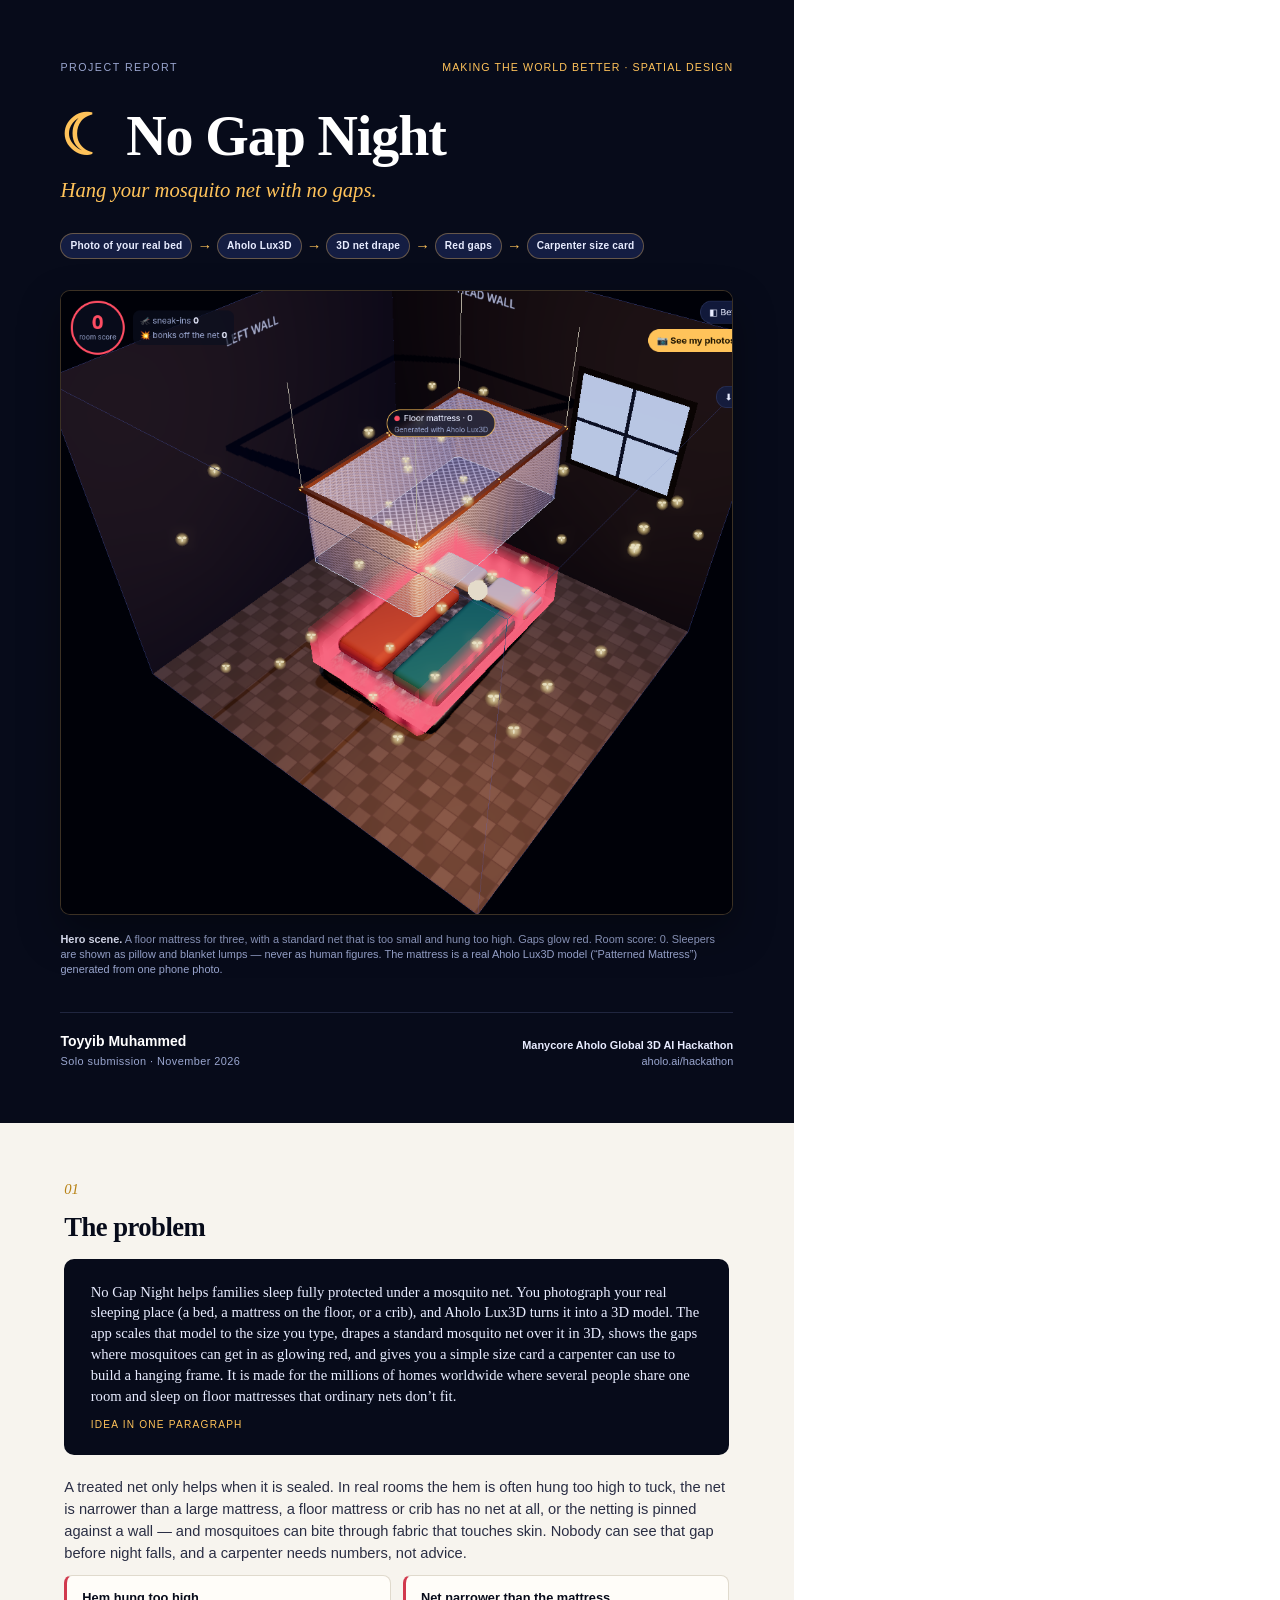
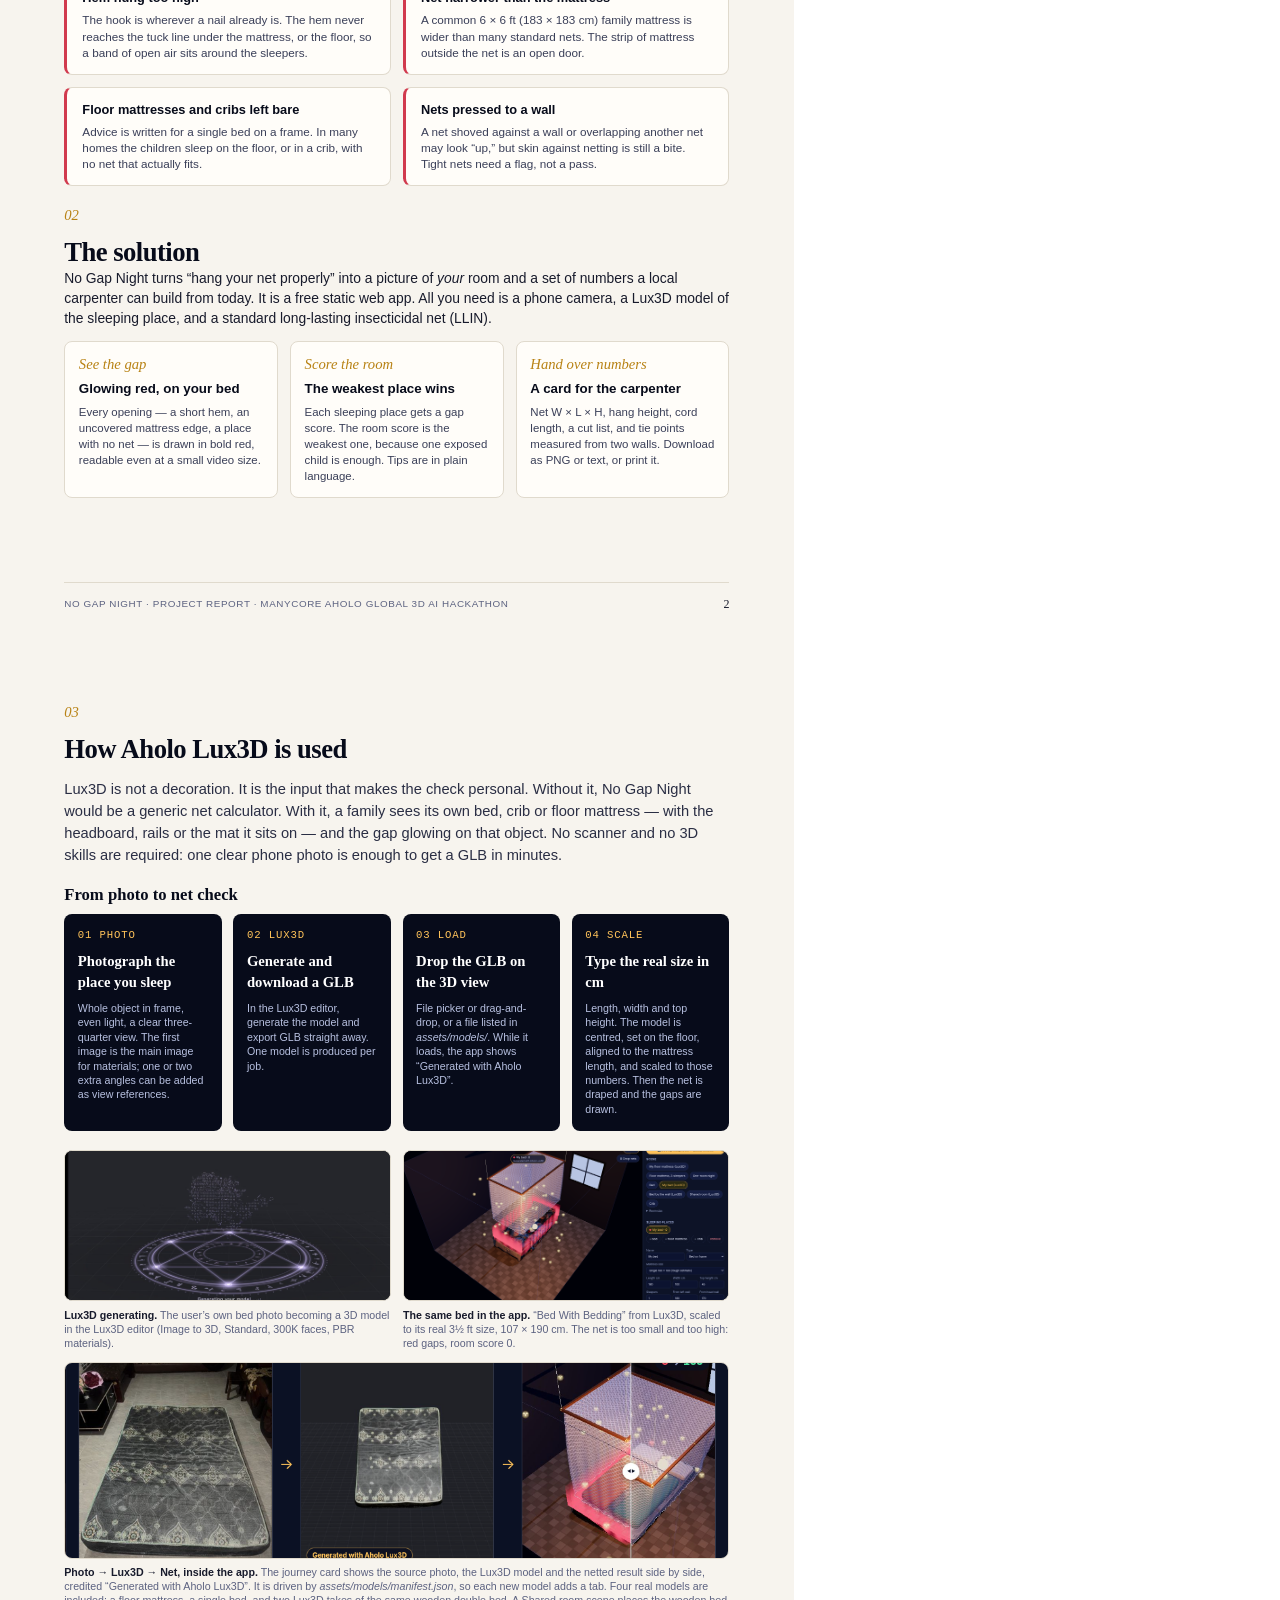
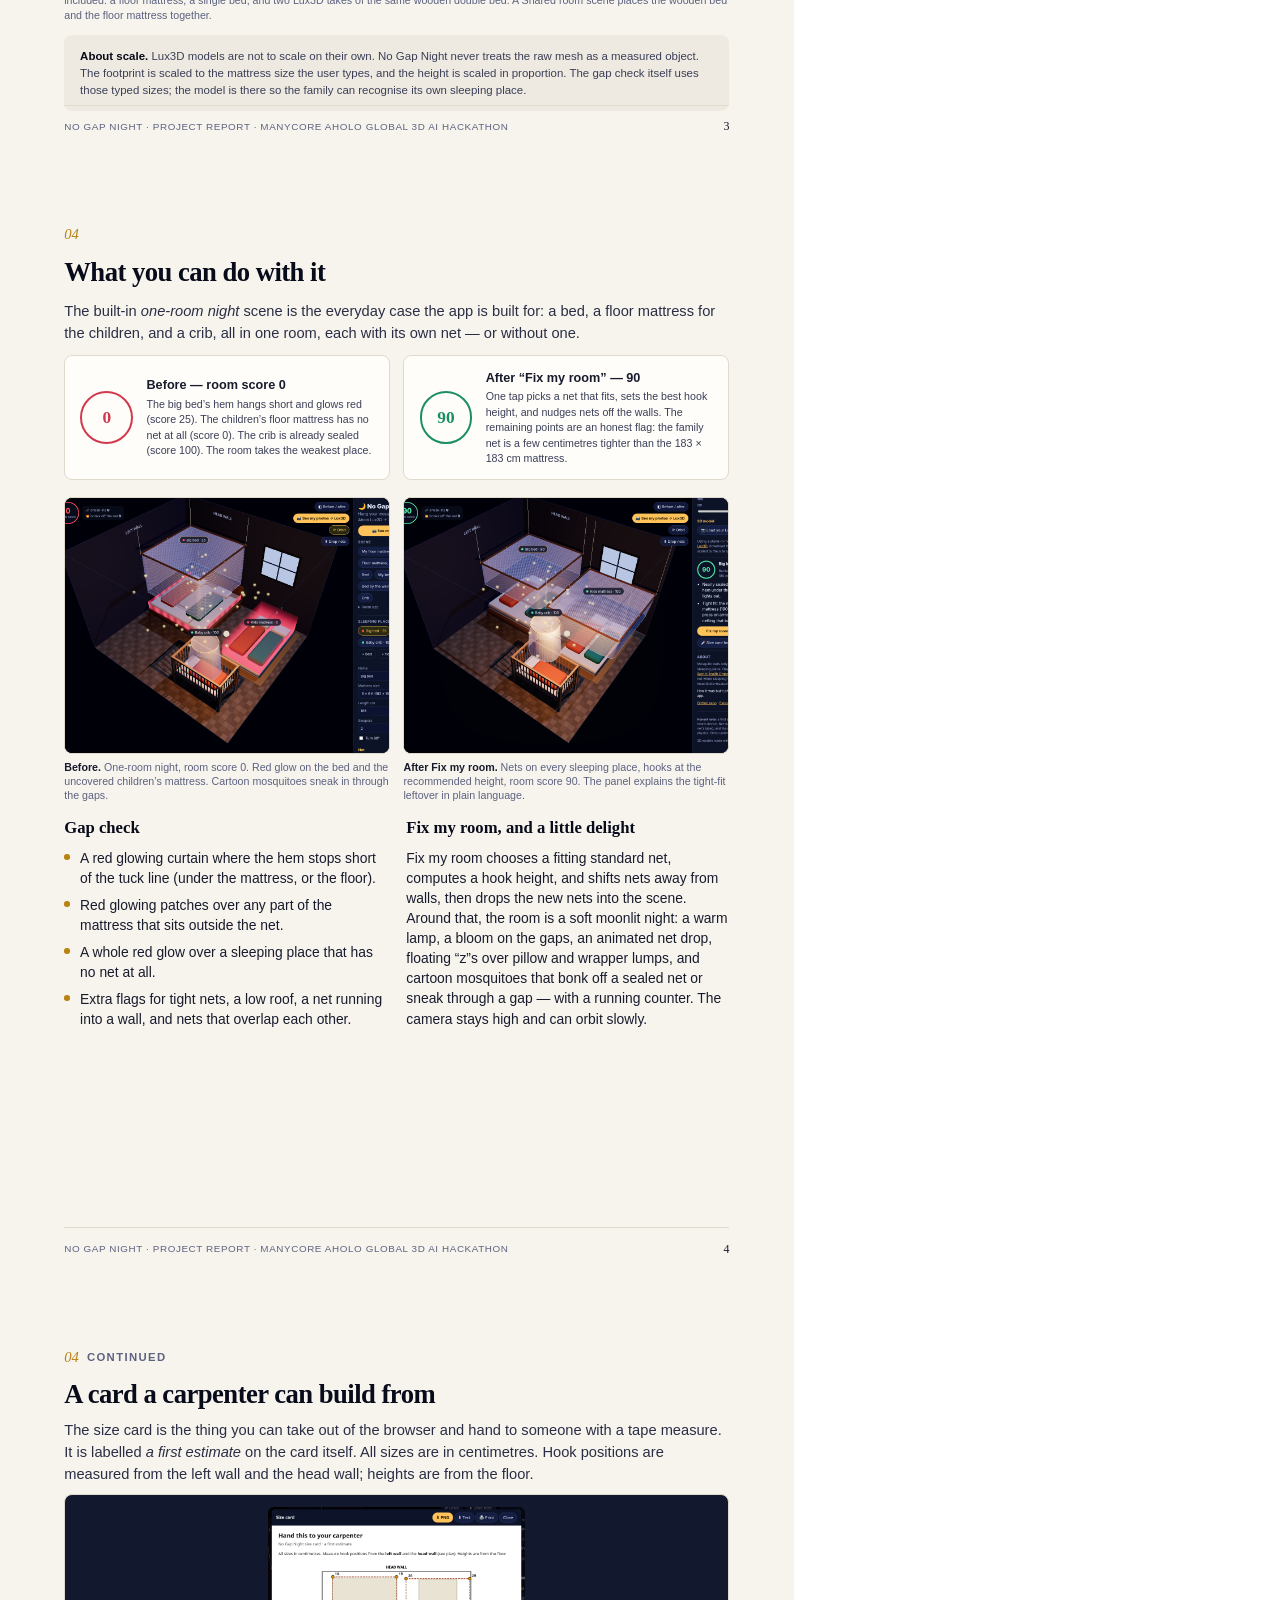
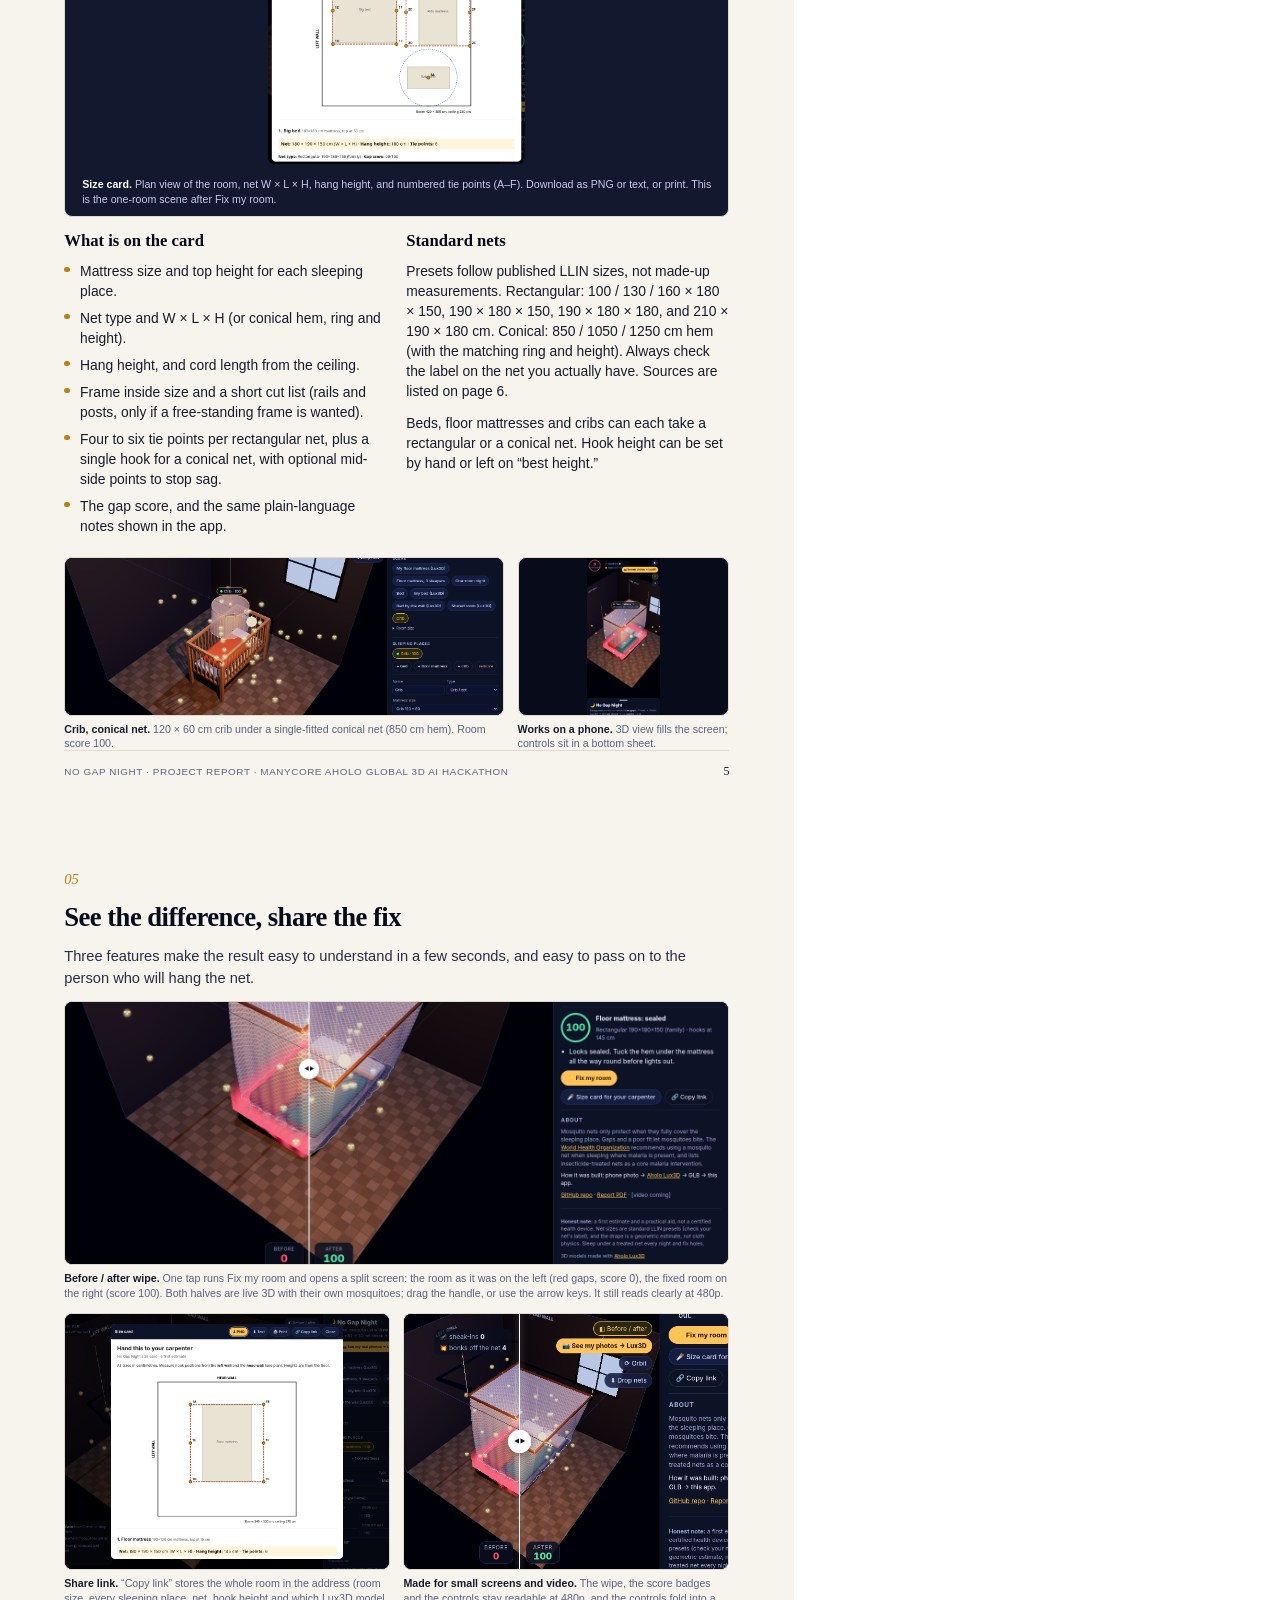
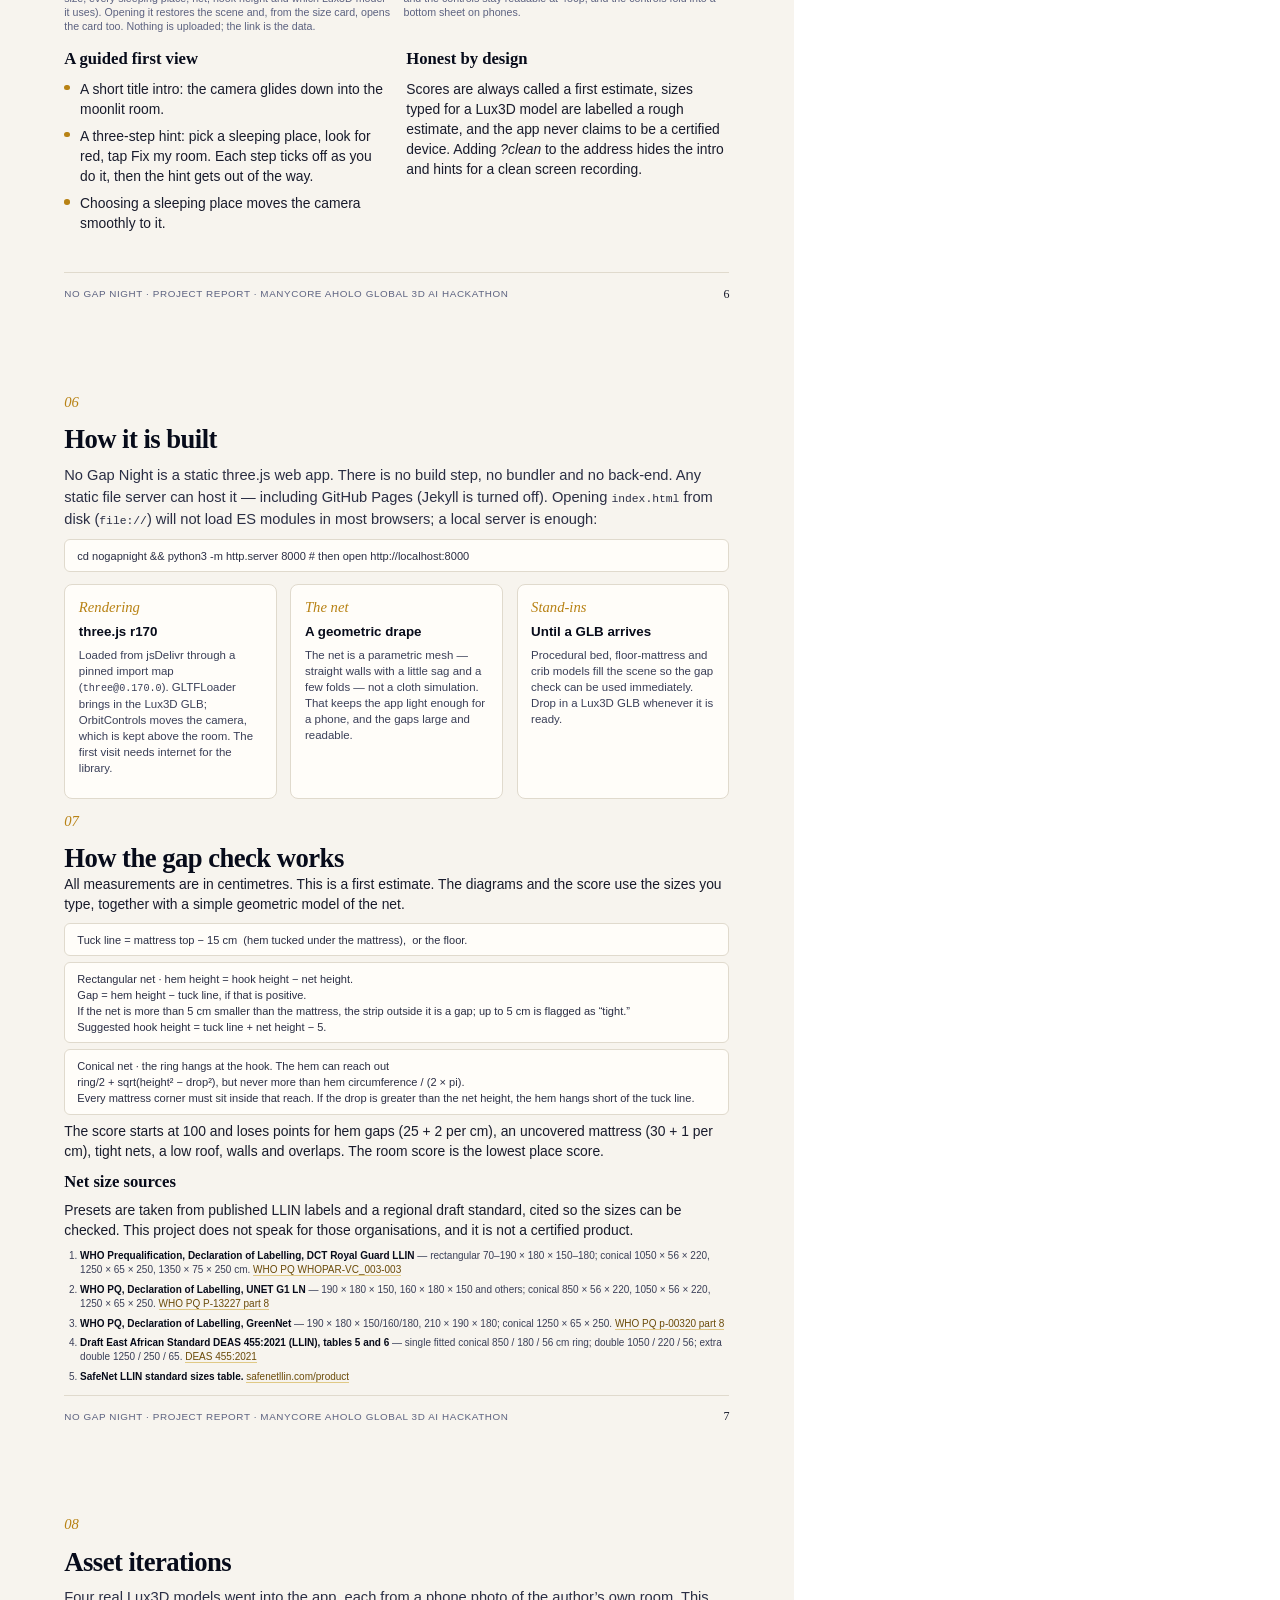
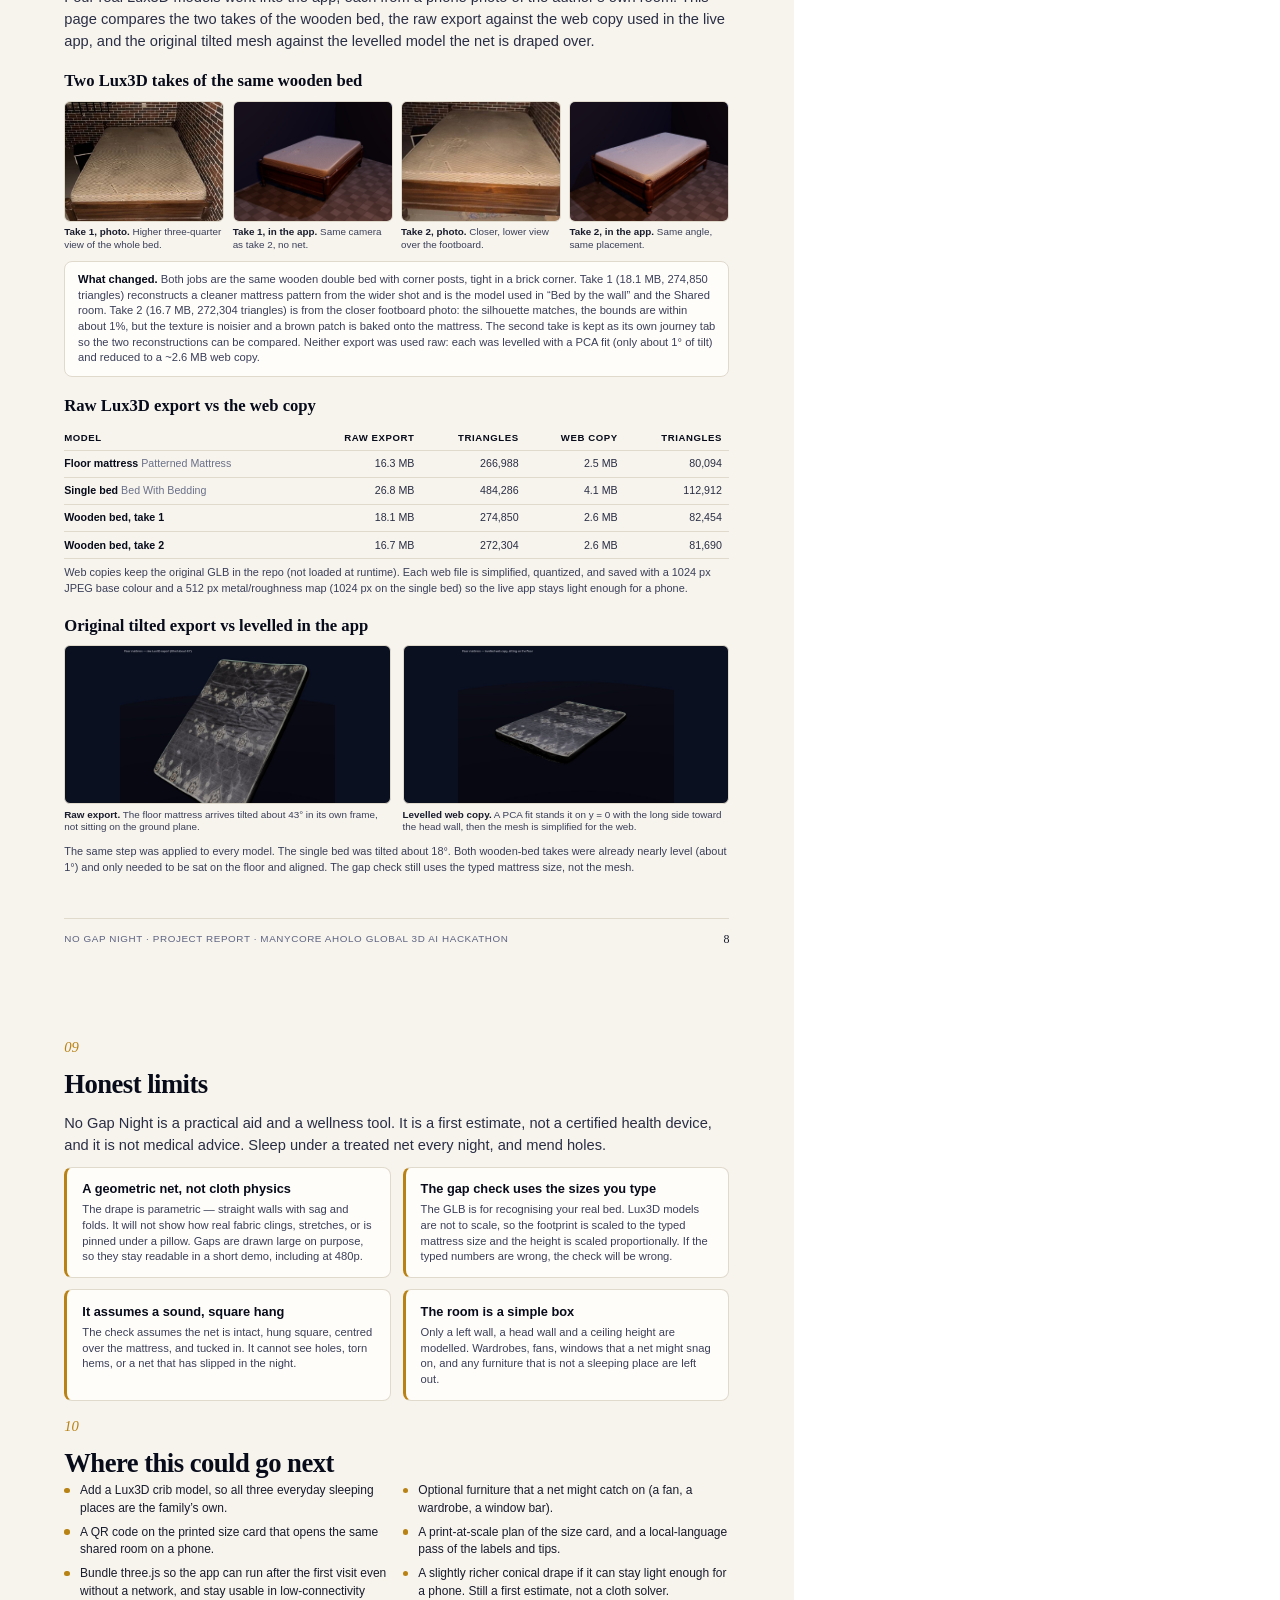
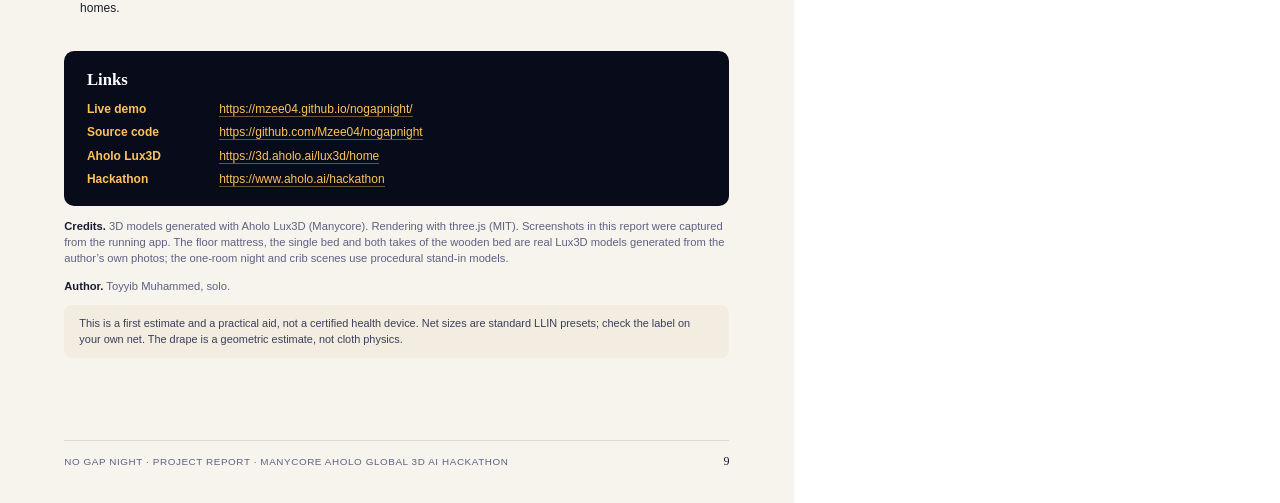
<file: docs/report.html>
<!DOCTYPE html>
<html lang="en">
<head>
<meta charset="utf-8">
<title>No Gap Night — Project Report</title>
<meta name="author" content="Toyyib Muhammed">
<style>
  @font-face {
    font-family: "Fraunces";
    src: url("file:///usr/share/fonts/truetype/sand-box/google/Fraunces/Fraunces-VariableFont_SOFT%2CWONK%2Copsz%2Cwght.ttf") format("truetype");
    font-weight: 100 900;
    font-style: normal;
    font-display: swap;
  }
  @font-face {
    font-family: "Fraunces";
    src: url("file:///usr/share/fonts/truetype/sand-box/google/Fraunces/Fraunces-Italic-VariableFont_SOFT%2CWONK%2Copsz%2Cwght.ttf") format("truetype");
    font-weight: 100 900;
    font-style: italic;
    font-display: swap;
  }
  @font-face {
    font-family: "Instrument Sans";
    src: url("file:///usr/share/fonts/truetype/sand-box/google/Instrument%20Sans/InstrumentSans-VariableFont_wdth%2Cwght.ttf") format("truetype");
    font-weight: 100 900;
    font-style: normal;
    font-display: swap;
  }
  @font-face {
    font-family: "Instrument Sans";
    src: url("file:///usr/share/fonts/truetype/sand-box/google/Instrument%20Sans/InstrumentSans-Italic-VariableFont_wdth%2Cwght.ttf") format("truetype");
    font-weight: 100 900;
    font-style: italic;
    font-display: swap;
  }
  @font-face {
    font-family: "IBM Plex Mono";
    src: url("file:///usr/share/fonts/truetype/sand-box/google/IBM%20Plex%20Mono/IBMPlexMono-Regular.ttf") format("truetype");
    font-weight: 400;
    font-style: normal;
  }
  @font-face {
    font-family: "IBM Plex Mono";
    src: url("file:///usr/share/fonts/truetype/sand-box/google/IBM%20Plex%20Mono/IBMPlexMono-SemiBold.ttf") format("truetype");
    font-weight: 600;
    font-style: normal;
  }

  :root {
    --navy: #070b1a;
    --navy-2: #12182e;
    --ink: #181b2c;
    --mute: #5c6280;
    --paper: #f7f4ee;
    --paper-2: #efeae1;
    --gold: #b88214;
    --gold-bright: #ffc35a;
    --gold-soft: #f4e4be;
    --bad: #d13a4e;
    --good: #1c8f62;
    --line: #e0dacd;
    --panel: #fffdf9;
  }

  * { box-sizing: border-box; margin: 0; padding: 0; }
  html, body {
    background: #fff;
    color: var(--ink);
    font-family: "Instrument Sans", "Source Sans 3", sans-serif;
    font-size: 10.4pt;
    line-height: 1.45;
    -webkit-print-color-adjust: exact;
    print-color-adjust: exact;
  }
  @page { size: A4; margin: 0; }
  .page {
    width: 210mm;
    height: 297mm;
    overflow: hidden;
    position: relative;
    page-break-after: always;
    break-after: page;
  }
  .page:last-child { page-break-after: auto; break-after: auto; }

  /* ---------- Cover ---------- */
  .cover {
    background: var(--navy);
    color: #e8ecff;
    padding: 16mm 16mm 14mm;
    display: flex;
    flex-direction: column;
  }
  .cover .kicker {
    display: flex;
    justify-content: space-between;
    align-items: baseline;
    font-size: 8pt;
    letter-spacing: 0.14em;
    text-transform: uppercase;
    color: #9aa6cf;
    font-weight: 500;
  }
  .cover .kicker .track { color: var(--gold-bright); letter-spacing: 0.1em; }
  .cover h1 {
    font-family: "Fraunces", serif;
    font-optical-sizing: auto;
    font-weight: 600;
    font-size: 42pt;
    line-height: 0.95;
    letter-spacing: -0.02em;
    color: #fff;
    margin: 9mm 0 3.5mm;
  }
  .cover h1 .moon { color: var(--gold-bright); font-style: normal; margin-right: 4px; }
  .cover .sub {
    font-family: "Fraunces", serif;
    font-style: italic;
    font-weight: 400;
    font-size: 15.5pt;
    color: var(--gold-bright);
    margin-bottom: 7mm;
  }
  .pipeline {
    display: flex;
    align-items: center;
    gap: 0;
    margin-bottom: 8mm;
    flex-wrap: nowrap;
  }
  .pipeline span.step {
    background: #141d42;
    border: 1px solid rgba(255, 195, 90, 0.35);
    color: #e8ecff;
    font-size: 7.6pt;
    font-weight: 580;
    letter-spacing: 0.02em;
    padding: 5px 9px;
    border-radius: 999px;
    white-space: nowrap;
  }
  .pipeline span.arrow {
    color: var(--gold-bright);
    padding: 0 5px;
    font-size: 11pt;
    flex: none;
  }
  .hero-wrap {
    flex: 1;
    min-height: 0;
    border-radius: 10px;
    overflow: hidden;
    border: 1px solid rgba(255, 195, 90, 0.22);
    box-shadow: 0 18px 40px rgba(0,0,0,0.35);
    position: relative;
    background: #050814;
  }
  .hero-wrap img {
    width: 100%;
    height: 100%;
    object-fit: cover;
    object-position: 0% 48%;
    display: block;
  }
  .cover .caption {
    margin-top: 4.5mm;
    font-size: 8.2pt;
    color: #9aa6cf;
    line-height: 1.4;
  }
  .cover .caption strong { color: #e8ecff; font-weight: 600; }
  .cover-meta {
    display: flex;
    justify-content: space-between;
    align-items: flex-end;
    margin-top: 6mm;
    padding-top: 5mm;
    border-top: 1px solid rgba(160, 180, 255, 0.16);
  }
  .cover-meta .who {
    font-size: 10.5pt;
    color: #fff;
    font-weight: 600;
  }
  .cover-meta .who small {
    display: block;
    font-weight: 400;
    font-size: 8.2pt;
    color: #9aa6cf;
    margin-top: 2px;
    letter-spacing: 0.04em;
  }
  .cover-meta .event {
    text-align: right;
    font-size: 8.2pt;
    color: #9aa6cf;
    line-height: 1.45;
  }
  .cover-meta .event b { color: #e8ecff; font-weight: 600; }

  /* ---------- Interior ---------- */
  .inner {
    background: var(--paper);
    color: var(--ink);
    padding: 15mm 17mm 20mm;
  }
  .footer {
    position: absolute;
    left: 17mm;
    right: 17mm;
    bottom: 8.5mm;
    display: flex;
    justify-content: space-between;
    align-items: center;
    font-size: 7.4pt;
    letter-spacing: 0.06em;
    text-transform: uppercase;
    color: var(--mute);
    border-top: 1px solid var(--line);
    padding-top: 3.2mm;
  }
  .footer .pg { font-family: "Fraunces", serif; font-variant-numeric: lining-nums; letter-spacing: 0; text-transform: none; font-size: 9pt; color: var(--ink); }

  .sec-label {
    display: flex;
    align-items: baseline;
    gap: 8px;
    margin-bottom: 3.2mm;
  }
  .sec-label .num {
    font-family: "Fraunces", serif;
    font-style: italic;
    font-weight: 500;
    color: var(--gold);
    font-size: 11pt;
  }
  h2 {
    font-family: "Fraunces", serif;
    font-weight: 600;
    font-size: 20pt;
    letter-spacing: -0.02em;
    line-height: 1.1;
    color: var(--navy);
  }
  h3 {
    font-family: "Fraunces", serif;
    font-weight: 600;
    font-size: 12.5pt;
    color: var(--navy);
    margin: 4.5mm 0 2mm;
  }
  p { margin: 0 0 3mm; }
  p.lead {
    font-size: 11pt;
    line-height: 1.5;
    color: #2a2e44;
  }

  .pull {
    background: var(--navy);
    color: #e8ecff;
    border-radius: 10px;
    padding: 6mm 7mm;
    margin: 0 0 5.5mm;
  }
  .pull p {
    font-family: "Fraunces", serif;
    font-weight: 400;
    font-size: 11pt;
    line-height: 1.42;
    margin: 0;
    color: #e8ecff;
  }
  .pull .attr {
    margin-top: 3mm;
    font-family: "Instrument Sans", sans-serif;
    font-size: 7.6pt;
    letter-spacing: 0.12em;
    text-transform: uppercase;
    color: var(--gold-bright);
  }

  .gaps {
    display: grid;
    grid-template-columns: 1fr 1fr;
    gap: 3.2mm;
    margin: 1mm 0 5mm;
  }
  .gap-card {
    background: var(--panel);
    border: 1px solid var(--line);
    border-radius: 8px;
    padding: 3.4mm 4mm 3.2mm;
    border-left: 3.5px solid var(--bad);
  }
  .gap-card h4 {
    font-size: 9.6pt;
    font-weight: 650;
    margin: 0 0 1.2mm;
    color: var(--navy);
  }
  .gap-card p { margin: 0; font-size: 8.8pt; color: #3a3f58; line-height: 1.4; }

  .why {
    display: grid;
    grid-template-columns: 1fr 1fr 1fr;
    gap: 3.2mm;
    margin-top: 1mm;
  }
  .why-card {
    background: var(--panel);
    border: 1px solid var(--line);
    border-radius: 8px;
    padding: 3.2mm 3.6mm 3.4mm;
  }
  .why-card .n {
    font-family: "Fraunces", serif;
    font-style: italic;
    color: var(--gold);
    font-size: 11pt;
  }
  .why-card h4 { font-size: 10pt; margin: 1mm 0 1.4mm; color: var(--navy); }
  .why-card p { margin: 0; font-size: 8.6pt; color: #3a3f58; line-height: 1.4; }

  /* Steps */
  .steps {
    display: grid;
    grid-template-columns: repeat(4, 1fr);
    gap: 3mm;
    margin: 2mm 0 5mm;
  }
  .step-card {
    background: var(--navy);
    color: #e8ecff;
    border-radius: 8px;
    padding: 3.6mm 3.6mm 4mm;
    min-height: 34mm;
  }
  .step-card .n {
    font-family: "IBM Plex Mono", monospace;
    font-size: 8pt;
    color: var(--gold-bright);
    letter-spacing: 0.08em;
  }
  .step-card h4 {
    font-family: "Fraunces", serif;
    font-size: 11pt;
    font-weight: 600;
    margin: 2mm 0 2mm;
    color: #fff;
  }
  .step-card p { margin: 0; font-size: 8pt; color: #b7c0e0; line-height: 1.35; }

  .placeholder {
    border: 1.5px dashed #c48a1a;
    background: repeating-linear-gradient(
      -45deg,
      #fff8e8,
      #fff8e8 8px,
      #f8ebc8 8px,
      #f8ebc8 16px
    );
    border-radius: 8px;
    padding: 5mm 5mm;
    text-align: center;
    color: #6a4e08;
  }
  .placeholder .tag {
    font-family: "IBM Plex Mono", monospace;
    font-weight: 600;
    font-size: 8.6pt;
    color: #7a5408;
    letter-spacing: 0;
    text-transform: none;
  }
  .placeholder p {
    margin: 2mm 0 0;
    font-size: 8.2pt;
    color: #6a4e08;
  }
  .ph-row {
    display: grid;
    grid-template-columns: 1fr 1fr;
    gap: 3.2mm;
    margin: 3mm 0;
  }

  figure {
    margin: 0 0 3.5mm;
  }
  figure img {
    width: 100%;
    display: block;
    border-radius: 8px;
    border: 1px solid var(--line);
    background: #070b1a;
  }
  figcaption {
    font-size: 8pt;
    color: var(--mute);
    margin-top: 1.6mm;
    line-height: 1.35;
  }
  figcaption strong { color: var(--ink); font-weight: 600; }

  .shot-tall { height: 88mm; object-fit: cover; object-position: 20% 50%; }
  .shot-ph { height: 40mm; object-fit: cover; object-position: 45% 50%; }
  .shot-journey { height: 52mm; object-fit: cover; object-position: 50% 50%; }
  .shot-wide { height: 78mm; object-fit: cover; object-position: 30% 50%; }
  .shot-card { height: 68mm; width: auto; max-width: 100%; object-fit: contain; object-position: center top; background: transparent; border: none; margin: 0 auto; }
  figure.cardfig { text-align: center; background: var(--navy-2); border-radius: 8px; padding: 3mm 3mm 0; border: 1px solid var(--line); margin-bottom: 3.2mm; }
  figure.cardfig img { border: none; border-radius: 6px; }
  figure.cardfig figcaption { text-align: left; padding: 2mm 1.5mm 2.6mm; color: #c5cbe6; }
  figure.cardfig figcaption strong { color: #fff; }
  .shot-pair {
    display: grid;
    grid-template-columns: 1fr 1fr;
    gap: 3.5mm;
    margin: 0 0 3.5mm;
  }
  .shot-pair figure { margin: 0; }
  .shot-pair img { height: 68mm; object-fit: cover; object-position: 15% 50%; }
  .shot-pair.crib-mobile { grid-template-columns: 1.35fr 0.65fr; margin: 0; }
  .shot-pair.crib-mobile img { height: 42mm; object-position: 18% 40%; }
  .shot-pair.crib-mobile .mobile img { object-fit: contain; object-position: center top; background: #070b1a; }
  .trio {
    display: grid;
    grid-template-columns: 1.15fr 1.15fr 0.7fr;
    gap: 3.2mm;
    margin: 0;
    align-items: start;
  }
  .trio figure { margin: 0; }
  .trio img { height: 46mm; object-fit: cover; object-position: 20% 40%; }
  .trio .mobile img {
    object-fit: contain;
    object-position: center top;
    background: #070b1a;
    height: 46mm;
  }

  .note {
    background: var(--paper-2);
    border-radius: 8px;
    padding: 3.4mm 4.2mm;
    font-size: 8.6pt;
    color: #3a3f58;
    margin: 0 0 4mm;
  }
  .note strong { color: var(--navy); }

  .split {
    display: grid;
    grid-template-columns: 1fr 1fr;
    gap: 5mm;
  }
  .split-3 {
    display: grid;
    grid-template-columns: 1fr 1fr 1fr;
    gap: 3.5mm;
  }

  ul.clean, ol.clean {
    margin: 0 0 3.5mm 4.2mm;
    padding: 0;
  }
  ul.clean li, ol.clean li { margin: 0 0 1.6mm; }
  ul.plain {
    list-style: none;
    margin: 0 0 3mm;
    padding: 0;
  }
  ul.plain li {
    padding-left: 4.2mm;
    position: relative;
    margin-bottom: 1.8mm;
  }
  ul.plain li::before {
    content: "";
    width: 5.5px;
    height: 5.5px;
    border-radius: 50%;
    background: var(--gold);
    position: absolute;
    left: 0;
    top: 0.45em;
  }

  .feat {
    display: grid;
    grid-template-columns: 22mm 1fr;
    gap: 3mm;
    margin-bottom: 3.6mm;
    align-items: start;
  }
  .feat .badge {
    font-family: "IBM Plex Mono", monospace;
    font-size: 7.2pt;
    letter-spacing: 0.06em;
    text-transform: uppercase;
    color: var(--gold);
    padding-top: 1.5px;
    font-weight: 600;
  }
  .feat h3 { margin: 0 0 1.2mm; font-size: 12pt; }
  .feat p { margin: 0; font-size: 9.4pt; color: #2a2e44; }

  .score-row {
    display: flex;
    gap: 3.5mm;
    margin: 0 0 4.5mm;
  }
  .pill {
    flex: 1;
    background: var(--panel);
    border: 1px solid var(--line);
    border-radius: 8px;
    padding: 3.2mm 4mm;
    display: flex;
    gap: 3.5mm;
    align-items: center;
  }
  .ring {
    width: 14mm;
    height: 14mm;
    border-radius: 50%;
    display: flex;
    align-items: center;
    justify-content: center;
    font-family: "Fraunces", serif;
    font-weight: 650;
    font-size: 13pt;
    flex: none;
    border: 2.5px solid;
  }
  .ring.bad { color: var(--bad); border-color: var(--bad); }
  .ring.good { color: var(--good); border-color: var(--good); }
  .pill h4 { font-size: 9.5pt; margin: 0 0 0.6mm; }
  .pill p { margin: 0; font-size: 8pt; color: #3a3f58; }

  .formula {
    font-family: "Instrument Sans", "IBM Plex Mono", sans-serif;
    font-size: 8.3pt;
    background: var(--panel);
    border: 1px solid var(--line);
    border-radius: 6px;
    padding: 2.0mm 3.2mm;
    margin: 0 0 1.6mm;
    color: #2a2e44;
    line-height: 1.45;
  }
  .sources {
    font-size: 7.5pt;
    color: #3a3f58;
    line-height: 1.38;
  }
  .sources li { margin-bottom: 1.1mm; }
  .sources a, a { color: #6a4a08; text-decoration: none; border-bottom: 1px solid #e0c985; }
  .sources .t { font-weight: 600; color: var(--navy); }

  .limit {
    background: var(--panel);
    border: 1px solid var(--line);
    border-left: 3.5px solid var(--gold);
    border-radius: 8px;
    padding: 3.2mm 4mm;
    margin: 0;
  }
  .limit h4 { font-size: 9.6pt; margin: 0 0 1mm; color: var(--navy); }
  .limit p { margin: 0; font-size: 8.4pt; color: #3a3f58; line-height: 1.4; }
  .limit-grid {
    display: grid;
    grid-template-columns: 1fr 1fr;
    gap: 3mm;
    margin: 0 0 4mm;
  }

  .future {
    display: grid;
    grid-template-columns: 1fr 1fr;
    gap: 3mm;
    margin: 1mm 0 4mm;
  }
  .future li { font-size: 9pt; }

  .links {
    background: var(--navy);
    color: #e8ecff;
    border-radius: 10px;
    padding: 4.5mm 6mm;
    margin: 0 0 3.2mm;
  }
  .links h3 { color: #fff; margin: 0 0 2.4mm; }
  .links dl { display: grid; grid-template-columns: 32mm 1fr; gap: 1.6mm 3mm; font-size: 9pt; }
  .links dt { color: var(--gold-bright); font-weight: 600; }
  .links dd { margin: 0; color: #e8ecff; }
  .links .ph {
    font-family: "IBM Plex Mono", monospace;
    font-size: 8.2pt;
    color: #ffe09a;
    background: rgba(255, 195, 90, 0.1);
    border: 1px dashed rgba(255, 195, 90, 0.55);
    border-radius: 4px;
    padding: 0.4mm 2mm;
    display: inline-block;
  }
  .links a { color: var(--gold-bright); border-bottom-color: rgba(255,195,90,0.4); }

  .credits {
    font-size: 8.4pt;
    color: var(--mute);
    line-height: 1.45;
  }
  .credits strong { color: var(--ink); }

  .disclaimer {
    margin-top: 2mm;
    margin-bottom: 0;
    padding: 2.8mm 4mm;
    background: #f3ece0;
    border-radius: 8px;
    font-size: 8.2pt;
    color: #3a3f58;
  }

  /* slight tighter lead on later pages */
  .tight p { margin-bottom: 2.4mm; }

  /* Asset iterations */
  .iter-quad {
    display: grid;
    grid-template-columns: 1fr 1fr 1fr 1fr;
    gap: 2.2mm;
    margin: 2mm 0 2.5mm;
  }
  .iter-quad figure, .iter-pair figure { margin: 0; }
  .iter-quad img, .iter-pair img {
    width: 100%;
    height: 32mm;
    object-fit: cover;
    object-position: center;
    border-radius: 6px;
    background: #0b1020;
    display: block;
  }
  .iter-quad figcaption, .iter-pair figcaption {
    margin-top: 1.2mm;
    font-size: 7.4pt;
    line-height: 1.3;
    color: #3a3f58;
  }
  .iter-pair {
    display: grid;
    grid-template-columns: 1fr 1fr;
    gap: 3mm;
    margin: 2mm 0 2.5mm;
  }
  .iter-pair img { height: 42mm; object-fit: contain; background: #0b1020; }
  table.iter {
    width: 100%;
    border-collapse: collapse;
    font-size: 8pt;
    margin: 1.5mm 0 2.5mm;
  }
  table.iter th, table.iter td {
    border-bottom: 1px solid var(--line);
    padding: 1.4mm 2mm;
    text-align: right;
    color: #2a2e44;
  }
  table.iter th {
    text-align: right;
    font-weight: 650;
    color: var(--navy);
    font-size: 7.2pt;
    letter-spacing: 0.06em;
    text-transform: uppercase;
  }
  table.iter th:first-child, table.iter td:first-child { text-align: left; padding-left: 0; }
  table.iter td:first-child { font-weight: 600; color: var(--navy); }
  table.iter .dim { color: #6a7088; font-weight: 400; }
  .changed {
    background: var(--panel);
    border: 1px solid var(--line);
    border-radius: 8px;
    padding: 2.6mm 3.4mm;
    font-size: 8.4pt;
    color: #3a3f58;
    line-height: 1.4;
    margin: 0 0 3mm;
  }
  .changed strong { color: var(--navy); }
</style>
</head>
<body>

<!-- ===================== PAGE 1: COVER ===================== -->
<section class="page cover">
  <div class="kicker">
    <span>Project report</span>
    <span class="track">Making the World Better  ·  Spatial Design</span>
  </div>
  <h1><span class="moon">☾</span> No Gap Night</h1>
  <div class="sub">Hang your mosquito net with no gaps.</div>
  <div class="pipeline">
    <span class="step">Photo of your real bed</span>
    <span class="arrow">→</span>
    <span class="step">Aholo Lux3D</span>
    <span class="arrow">→</span>
    <span class="step">3D net drape</span>
    <span class="arrow">→</span>
    <span class="step">Red gaps</span>
    <span class="arrow">→</span>
    <span class="step">Carpenter size card</span>
  </div>
  <div class="hero-wrap">
    <img src="../shots/01-hero-floor-mattress-gaps.png" alt="Hero scene: a floor mattress for three under a net that is too small and hung too high, with glowing red gaps and a room score of 0.">
  </div>
  <p class="caption"><strong>Hero scene.</strong> A floor mattress for three, with a standard net that is too small and hung too high. Gaps glow red. Room score: 0. Sleepers are shown as pillow and blanket lumps — never as human figures. The mattress is a real Aholo Lux3D model (“Patterned Mattress”) generated from one phone photo.</p>
  <div class="cover-meta">
    <div class="who">Toyyib Muhammed
      <small>Solo submission  ·  November 2026</small>
    </div>
    <div class="event">
      <b>Manycore Aholo Global 3D AI Hackathon</b><br>
      aholo.ai/hackathon
    </div>
  </div>
</section>

<!-- ===================== PAGE 2: PROBLEM + SOLUTION ===================== -->
<section class="page inner">
  <div class="sec-label"><span class="num">01</span></div>
  <h2>The problem</h2>
  <div class="pull" style="margin-top:4.5mm;">
    <p>No Gap Night helps families sleep fully protected under a mosquito net. You photograph your real sleeping place (a bed, a mattress on the floor, or a crib), and Aholo Lux3D turns it into a 3D model. The app scales that model to the size you type, drapes a standard mosquito net over it in 3D, shows the gaps where mosquitoes can get in as glowing red, and gives you a simple size card a carpenter can use to build a hanging frame. It is made for the millions of homes worldwide where several people share one room and sleep on floor mattresses that ordinary nets don’t fit.</p>
    <div class="attr">Idea in one paragraph</div>
  </div>

  <p class="lead">A treated net only helps when it is sealed. In real rooms the hem is often hung too high to tuck, the net is narrower than a large mattress, a floor mattress or crib has no net at all, or the netting is pinned against a wall — and mosquitoes can bite through fabric that touches skin. Nobody can see that gap before night falls, and a carpenter needs numbers, not advice.</p>

  <div class="gaps">
    <div class="gap-card">
      <h4>Hem hung too high</h4>
      <p>The hook is wherever a nail already is. The hem never reaches the tuck line under the mattress, or the floor, so a band of open air sits around the sleepers.</p>
    </div>
    <div class="gap-card">
      <h4>Net narrower than the mattress</h4>
      <p>A common 6 × 6 ft (183 × 183 cm) family mattress is wider than many standard nets. The strip of mattress outside the net is an open door.</p>
    </div>
    <div class="gap-card">
      <h4>Floor mattresses and cribs left bare</h4>
      <p>Advice is written for a single bed on a frame. In many homes the children sleep on the floor, or in a crib, with no net that actually fits.</p>
    </div>
    <div class="gap-card">
      <h4>Nets pressed to a wall</h4>
      <p>A net shoved against a wall or overlapping another net may look “up,” but skin against netting is still a bite. Tight nets need a flag, not a pass.</p>
    </div>
  </div>

  <div class="sec-label"><span class="num">02</span></div>
  <h2>The solution</h2>
  <p>No Gap Night turns “hang your net properly” into a picture of <em>your</em> room and a set of numbers a local carpenter can build from today. It is a free static web app. All you need is a phone camera, a Lux3D model of the sleeping place, and a standard long-lasting insecticidal net (LLIN).</p>

  <div class="why" style="margin-top:3.5mm;">
    <div class="why-card">
      <div class="n">See the gap</div>
      <h4>Glowing red, on your bed</h4>
      <p>Every opening — a short hem, an uncovered mattress edge, a place with no net — is drawn in bold red, readable even at a small video size.</p>
    </div>
    <div class="why-card">
      <div class="n">Score the room</div>
      <h4>The weakest place wins</h4>
      <p>Each sleeping place gets a gap score. The room score is the weakest one, because one exposed child is enough. Tips are in plain language.</p>
    </div>
    <div class="why-card">
      <div class="n">Hand over numbers</div>
      <h4>A card for the carpenter</h4>
      <p>Net W × L × H, hang height, cord length, a cut list, and tie points measured from two walls. Download as PNG or text, or print it.</p>
    </div>
  </div>

  <div class="footer">
    <span>No Gap Night  ·  Project report  ·  Manycore Aholo Global 3D AI Hackathon</span>
    <span class="pg">2</span>
  </div>
</section>

<!-- ===================== PAGE 3: LUX3D ===================== -->
<section class="page inner">
  <div class="sec-label"><span class="num">03</span></div>
  <h2>How Aholo Lux3D is used</h2>
  <p class="lead" style="margin-top:3.5mm;">Lux3D is not a decoration. It is the input that makes the check personal. Without it, No Gap Night would be a generic net calculator. With it, a family sees its own bed, crib or floor mattress — with the headboard, rails or the mat it sits on — and the gap glowing on that object. No scanner and no 3D skills are required: one clear phone photo is enough to get a GLB in minutes.</p>

  <h3>From photo to net check</h3>
  <div class="steps">
    <div class="step-card">
      <div class="n">01  PHOTO</div>
      <h4>Photograph the place you sleep</h4>
      <p>Whole object in frame, even light, a clear three-quarter view. The first image is the main image for materials; one or two extra angles can be added as view references.</p>
    </div>
    <div class="step-card">
      <div class="n">02  LUX3D</div>
      <h4>Generate and download a GLB</h4>
      <p>In the Lux3D editor, generate the model and export GLB straight away. One model is produced per job.</p>
    </div>
    <div class="step-card">
      <div class="n">03  LOAD</div>
      <h4>Drop the GLB on the 3D view</h4>
      <p>File picker or drag-and-drop, or a file listed in <em>assets/models/</em>. While it loads, the app shows “Generated with Aholo Lux3D”.</p>
    </div>
    <div class="step-card">
      <div class="n">04  SCALE</div>
      <h4>Type the real size in cm</h4>
      <p>Length, width and top height. The model is centred, set on the floor, aligned to the mattress length, and scaled to those numbers. Then the net is draped and the gaps are drawn.</p>
    </div>
  </div>

  <div class="ph-row">
    <figure style="margin:0;">
      <img class="shot-ph" src="fig-lux3d-generating.jpg" alt="The Aholo Lux3D editor generating a model: a point cloud of the bed forming over a glowing ring, with the Prepare, Shape, Texture and Complete steps.">
      <figcaption><strong>Lux3D generating.</strong> The user’s own bed photo becoming a 3D model in the Lux3D editor (Image to 3D, Standard, 300K faces, PBR materials).</figcaption>
    </figure>
    <figure style="margin:0;">
      <img class="shot-ph" src="../shots/10-lux3d-bed-gaps.png" alt="The Lux3D bed inside No Gap Night under a net that is too small and hung too high, with red gaps and a room score of 0.">
      <figcaption><strong>The same bed in the app.</strong> “Bed With Bedding” from Lux3D, scaled to its real 3½ ft size, 107 × 190 cm. The net is too small and too high: red gaps, room score 0.</figcaption>
    </figure>
  </div>

  <figure>
    <img class="shot-journey" src="fig-journey.png" alt="The Photo to Lux3D to Net journey card: the phone photo of a floor mattress, the Lux3D model with a 'Generated with Aholo Lux3D' credit, and the netted result with a score going from 0 to 100.">
    <figcaption><strong>Photo → Lux3D → Net, inside the app.</strong> The journey card shows the source photo, the Lux3D model and the netted result side by side, credited “Generated with Aholo Lux3D”. It is driven by <em>assets/models/manifest.json</em>, so each new model adds a tab. Four real models are included: a floor mattress, a single bed, and two Lux3D takes of the same wooden double bed. A Shared room scene places the wooden bed and the floor mattress together.</figcaption>
  </figure>

  <div class="note">
    <strong>About scale.</strong> Lux3D models are not to scale on their own. No Gap Night never treats the raw mesh as a measured object. The footprint is scaled to the mattress size the user types, and the height is scaled in proportion. The gap check itself uses those typed sizes; the model is there so the family can recognise its own sleeping place.
  </div>

  <div class="footer">
    <span>No Gap Night  ·  Project report  ·  Manycore Aholo Global 3D AI Hackathon</span>
    <span class="pg">3</span>
  </div>
</section>

<!-- ===================== PAGE 4: FEATURES before/after ===================== -->
<section class="page inner">
  <div class="sec-label"><span class="num">04</span></div>
  <h2>What you can do with it</h2>
  <p class="lead" style="margin-top:3.5mm;">The built-in <em>one-room night</em> scene is the everyday case the app is built for: a bed, a floor mattress for the children, and a crib, all in one room, each with its own net — or without one.</p>

  <div class="score-row">
    <div class="pill">
      <div class="ring bad">0</div>
      <div>
        <h4>Before — room score 0</h4>
        <p>The big bed’s hem hangs short and glows red (score 25). The children’s floor mattress has no net at all (score 0). The crib is already sealed (score 100). The room takes the weakest place.</p>
      </div>
    </div>
    <div class="pill">
      <div class="ring good">90</div>
      <div>
        <h4>After “Fix my room” — 90</h4>
        <p>One tap picks a net that fits, sets the best hook height, and nudges nets off the walls. The remaining points are an honest flag: the family net is a few centimetres tighter than the 183 × 183 cm mattress.</p>
      </div>
    </div>
  </div>

  <div class="shot-pair">
    <figure>
      <img src="../shots/02-one-room-gaps.png" alt="One-room night before the fix: red gaps on the bed, a bare floor mattress, a sealed crib, room score 0.">
      <figcaption><strong>Before.</strong> One-room night, room score 0. Red glow on the bed and the uncovered children’s mattress. Cartoon mosquitoes sneak in through the gaps.</figcaption>
    </figure>
    <figure>
      <img src="../shots/03-after-fix.png" alt="The same room after Fix my room: nets on every sleeping place, room score 90.">
      <figcaption><strong>After Fix my room.</strong> Nets on every sleeping place, hooks at the recommended height, room score 90. The panel explains the tight-fit leftover in plain language.</figcaption>
    </figure>
  </div>

  <div class="split" style="margin-top:1mm;">
    <div>
      <h3 style="margin-top:0;">Gap check</h3>
      <ul class="plain">
        <li>A red glowing curtain where the hem stops short of the tuck line (under the mattress, or the floor).</li>
        <li>Red glowing patches over any part of the mattress that sits outside the net.</li>
        <li>A whole red glow over a sleeping place that has no net at all.</li>
        <li>Extra flags for tight nets, a low roof, a net running into a wall, and nets that overlap each other.</li>
      </ul>
    </div>
    <div>
      <h3 style="margin-top:0;">Fix my room, and a little delight</h3>
      <p>Fix my room chooses a fitting standard net, computes a hook height, and shifts nets away from walls, then drops the new nets into the scene. Around that, the room is a soft moonlit night: a warm lamp, a bloom on the gaps, an animated net drop, floating “z”s over pillow and wrapper lumps, and cartoon mosquitoes that bonk off a sealed net or sneak through a gap — with a running counter. The camera stays high and can orbit slowly.</p>
    </div>
  </div>

  <div class="footer">
    <span>No Gap Night  ·  Project report  ·  Manycore Aholo Global 3D AI Hackathon</span>
    <span class="pg">4</span>
  </div>
</section>

<!-- ===================== PAGE 5: size card, crib, mobile ===================== -->
<section class="page inner">
  <div class="sec-label"><span class="num">04</span> <span style="font-size:8.5pt;letter-spacing:0.12em;text-transform:uppercase;color:var(--mute);font-weight:600;align-self:center;">continued</span></div>
  <h2>A card a carpenter can build from</h2>
  <p class="lead" style="margin-top:2.6mm;margin-bottom:2.4mm;">The size card is the thing you can take out of the browser and hand to someone with a tape measure. It is labelled <em>a first estimate</em> on the card itself. All sizes are in centimetres. Hook positions are measured from the left wall and the head wall; heights are from the floor.</p>

  <figure class="cardfig">
    <img class="shot-card" src="fig-size-card.png" alt="Size card dialog: plan view of a bed, a floor mattress and a crib, with numbered tie points and net dimensions.">
    <figcaption><strong>Size card.</strong> Plan view of the room, net W × L × H, hang height, and numbered tie points (A–F). Download as PNG or text, or print. This is the one-room scene after Fix my room.</figcaption>
  </figure>

  <div class="split" style="margin-bottom:2.6mm;">
    <div>
      <h3 style="margin-top:0;">What is on the card</h3>
      <ul class="plain">
        <li>Mattress size and top height for each sleeping place.</li>
        <li>Net type and W × L × H (or conical hem, ring and height).</li>
        <li>Hang height, and cord length from the ceiling.</li>
        <li>Frame inside size and a short cut list (rails and posts, only if a free-standing frame is wanted).</li>
        <li>Four to six tie points per rectangular net, plus a single hook for a conical net, with optional mid-side points to stop sag.</li>
        <li>The gap score, and the same plain-language notes shown in the app.</li>
      </ul>
    </div>
    <div>
      <h3 style="margin-top:0;">Standard nets</h3>
      <p>Presets follow published LLIN sizes, not made-up measurements. Rectangular: 100 / 130 / 160 × 180 × 150, 190 × 180 × 150, 190 × 180 × 180, and 210 × 190 × 180 cm. Conical: 850 / 1050 / 1250 cm hem (with the matching ring and height). Always check the label on the net you actually have. Sources are listed on page 6.</p>
      <p style="margin-bottom:0;">Beds, floor mattresses and cribs can each take a rectangular or a conical net. Hook height can be set by hand or left on “best height.”</p>
    </div>
  </div>

  <div class="shot-pair crib-mobile">
    <figure>
      <img src="../shots/05-crib-conical.png" alt="A crib under a conical net, room score 100, mosquitoes bouncing off the net.">
      <figcaption><strong>Crib, conical net.</strong> 120 × 60 cm crib under a single-fitted conical net (850 cm hem). Room score 100.</figcaption>
    </figure>
    <figure class="mobile">
      <img src="../shots/07-mobile.png" alt="The app on a phone, with the 3D room filling the screen and controls in a bottom sheet.">
      <figcaption><strong>Works on a phone.</strong> 3D view fills the screen; controls sit in a bottom sheet.</figcaption>
    </figure>
  </div>

  <div class="footer">
    <span>No Gap Night  ·  Project report  ·  Manycore Aholo Global 3D AI Hackathon</span>
    <span class="pg">5</span>
  </div>
</section>

<!-- ===================== PAGE 6: demo features ===================== -->
<section class="page inner">
  <div class="sec-label"><span class="num">05</span></div>
  <h2>See the difference, share the fix</h2>
  <p class="lead" style="margin-top:3.5mm;">Three features make the result easy to understand in a few seconds, and easy to pass on to the person who will hang the net.</p>

  <figure>
    <img class="shot-wide" style="object-position:50% 92%;height:70mm;" src="../shots/12-before-after.png" alt="Split-screen before and after on the Lux3D floor mattress: the left half shows the small net with red gaps and a score of 0, the right half shows the fitted net with a score of 100, with a white drag handle in the middle.">
    <figcaption><strong>Before / after wipe.</strong> One tap runs Fix my room and opens a split screen: the room as it was on the left (red gaps, score 0), the fixed room on the right (score 100). Both halves are live 3D with their own mosquitoes; drag the handle, or use the arrow keys. It still reads clearly at 480p.</figcaption>
  </figure>

  <div class="shot-pair">
    <figure>
      <img src="../shots/14-share.png" style="object-position:50% 30%;" alt="A shared link opened in a fresh browser: the same room and model come back and the size card opens on its own.">
      <figcaption><strong>Share link.</strong> “Copy link” stores the whole room in the address (room size, every sleeping place, net, hook height and which Lux3D model it uses). Opening it restores the scene and, from the size card, opens the card too. Nothing is uploaded; the link is the data.</figcaption>
    </figure>
    <figure>
      <img src="../shots/12-before-after-480p.png" style="object-position:20% 50%;" alt="The before and after wipe at 854 by 480 pixels.">
      <figcaption><strong>Made for small screens and video.</strong> The wipe, the score badges and the controls stay readable at 480p, and the controls fold into a bottom sheet on phones.</figcaption>
    </figure>
  </div>

  <div class="split" style="margin-top:1mm;">
    <div>
      <h3 style="margin-top:0;">A guided first view</h3>
      <ul class="plain">
        <li>A short title intro: the camera glides down into the moonlit room.</li>
        <li>A three-step hint: pick a sleeping place, look for red, tap Fix my room. Each step ticks off as you do it, then the hint gets out of the way.</li>
        <li>Choosing a sleeping place moves the camera smoothly to it.</li>
      </ul>
    </div>
    <div>
      <h3 style="margin-top:0;">Honest by design</h3>
      <p>Scores are always called a first estimate, sizes typed for a Lux3D model are labelled a rough estimate, and the app never claims to be a certified device. Adding <em>?clean</em> to the address hides the intro and hints for a clean screen recording.</p>
    </div>
  </div>

  <div class="footer">
    <span>No Gap Night  ·  Project report  ·  Manycore Aholo Global 3D AI Hackathon</span>
    <span class="pg">6</span>
  </div>
</section>

<!-- ===================== PAGE 7: TECH ===================== -->
<section class="page inner tight">
  <div class="sec-label"><span class="num">06</span></div>
  <h2>How it is built</h2>
  <p class="lead" style="margin-top:2.6mm;">No Gap Night is a static three.js web app. There is no build step, no bundler and no back-end. Any static file server can host it — including GitHub Pages (Jekyll is turned off). Opening <span style="font-family:'IBM Plex Mono',monospace;font-size:8.5pt;">index.html</span> from disk (<span style="font-family:'IBM Plex Mono',monospace;font-size:8.5pt;">file://</span>) will not load ES modules in most browsers; a local server is enough:</p>

  <div class="formula" style="margin-bottom:3mm;">cd nogapnight && python3 -m http.server 8000    # then open http://localhost:8000</div>

  <div class="split-3" style="margin-bottom:3.2mm;">
    <div class="why-card">
      <div class="n">Rendering</div>
      <h4>three.js r170</h4>
      <p>Loaded from jsDelivr through a pinned import map (<span style="font-family:'IBM Plex Mono',monospace;font-size:7.6pt;">three@0.170.0</span>). GLTFLoader brings in the Lux3D GLB; OrbitControls moves the camera, which is kept above the room. The first visit needs internet for the library.</p>
    </div>
    <div class="why-card">
      <div class="n">The net</div>
      <h4>A geometric drape</h4>
      <p>The net is a parametric mesh — straight walls with a little sag and a few folds — not a cloth simulation. That keeps the app light enough for a phone, and the gaps large and readable.</p>
    </div>
    <div class="why-card">
      <div class="n">Stand-ins</div>
      <h4>Until a GLB arrives</h4>
      <p>Procedural bed, floor-mattress and crib models fill the scene so the gap check can be used immediately. Drop in a Lux3D GLB whenever it is ready.</p>
    </div>
  </div>

  <div class="sec-label"><span class="num">07</span></div>
  <h2>How the gap check works</h2>
  <p>All measurements are in centimetres. This is a first estimate. The diagrams and the score use the sizes you type, together with a simple geometric model of the net.</p>

  <div class="formula">Tuck line  =  mattress top − 15 cm &nbsp;(hem tucked under the mattress), &nbsp;or the floor.</div>
  <div class="formula">Rectangular net  ·  hem height = hook height − net height.<br>
    Gap = hem height − tuck line, if that is positive.<br>
    If the net is more than 5 cm smaller than the mattress, the strip outside it is a gap; up to 5 cm is flagged as “tight.”<br>
    Suggested hook height  =  tuck line + net height − 5.</div>
  <div class="formula">Conical net  ·  the ring hangs at the hook. The hem can reach out<br>
    ring/2 + sqrt(height² − drop²), but never more than hem circumference / (2 × pi).<br>
    Every mattress corner must sit inside that reach. If the drop is greater than the net height, the hem hangs short of the tuck line.</div>

  <p>The score starts at 100 and loses points for hem gaps (25 + 2 per cm), an uncovered mattress (30 + 1 per cm), tight nets, a low roof, walls and overlaps. The room score is the lowest place score.</p>

  <h3 style="margin:2.4mm 0 1.6mm;">Net size sources</h3>
  <p>Presets are taken from published LLIN labels and a regional draft standard, cited so the sizes can be checked. This project does not speak for those organisations, and it is not a certified product.</p>
  <ol class="sources clean">
    <li><span class="t">WHO Prequalification, Declaration of Labelling, DCT Royal Guard LLIN</span> — rectangular 70–190 × 180 × 150–180; conical 1050 × 56 × 220, 1250 × 65 × 250, 1350 × 75 × 250 cm. <a href="https://extranet.who.int/prequal/sites/default/files/vcp-documents/WHOPAR-VC_003-003_DOL_20190329.pdf">WHO PQ WHOPAR-VC_003-003</a></li>
    <li><span class="t">WHO PQ, Declaration of Labelling, UNET G1 LN</span> — 190 × 180 × 150, 160 × 180 × 150 and others; conical 850 × 56 × 220, 1050 × 56 × 220, 1250 × 65 × 250. <a href="https://extranet.who.int/prequal/sites/default/files/doc_parts/P-13227%20-%20part8v2%2020260715.pdf">WHO PQ P-13227 part 8</a></li>
    <li><span class="t">WHO PQ, Declaration of Labelling, GreenNet</span> — 190 × 180 × 150/160/180, 210 × 190 × 180; conical 1250 × 65 × 250. <a href="https://extranet.who.int/prequal/sites/default/files/doc_parts/p-00320-part8v0.pdf">WHO PQ p-00320 part 8</a></li>
    <li><span class="t">Draft East African Standard DEAS 455:2021 (LLIN), tables 5 and 6</span> — single fitted conical 850 / 180 / 56 cm ring; double 1050 / 220 / 56; extra double 1250 / 250 / 65. <a href="https://bbnburundi.org/wp-content/uploads/2021/08/DEAS-455_2021-LLIN-Mosquito-nets-standard-1.pdf">DEAS 455:2021</a></li>
    <li><span class="t">SafeNet LLIN standard sizes table.</span> <a href="https://safenetllin.com/product/">safenetllin.com/product</a></li>
  </ol>

  <div class="footer">
    <span>No Gap Night  ·  Project report  ·  Manycore Aholo Global 3D AI Hackathon</span>
    <span class="pg">7</span>
  </div>
</section>


<!-- ===================== PAGE 8: ASSET ITERATIONS ===================== -->
<section class="page inner tight">
  <div class="sec-label"><span class="num">08</span></div>
  <h2>Asset iterations</h2>
  <p class="lead" style="margin-top:2.4mm;">Four real Lux3D models went into the app, each from a phone photo of the author’s own room. This page compares the two takes of the wooden bed, the raw export against the web copy used in the live app, and the original tilted mesh against the levelled model the net is draped over.</p>

  <h3>Two Lux3D takes of the same wooden bed</h3>
  <div class="iter-quad">
    <figure>
      <img src="../assets/photos/wood-bed.jpg" alt="Phone photo of a wooden double bed in a brick-walled room, taken from a high three-quarter angle.">
      <figcaption><strong>Take 1, photo.</strong> Higher three-quarter view of the whole bed.</figcaption>
    </figure>
    <figure>
      <img src="fig-wood-take1.jpg" alt="The first Lux3D take of the wooden bed, rendered in No Gap Night from a fixed camera, with no net.">
      <figcaption><strong>Take 1, in the app.</strong> Same camera as take 2, no net.</figcaption>
    </figure>
    <figure>
      <img src="../assets/photos/wood-bed-2.jpg" alt="Phone photo of the same wooden double bed, taken from a closer, lower angle over the footboard.">
      <figcaption><strong>Take 2, photo.</strong> Closer, lower view over the footboard.</figcaption>
    </figure>
    <figure>
      <img src="fig-wood-take2.jpg" alt="The second Lux3D take of the same wooden bed, rendered in No Gap Night from the same camera as take 1, with no net.">
      <figcaption><strong>Take 2, in the app.</strong> Same angle, same placement.</figcaption>
    </figure>
  </div>
  <div class="changed">
    <strong>What changed.</strong> Both jobs are the same wooden double bed with corner posts, tight in a brick corner. Take 1 (18.1 MB, 274,850 triangles) reconstructs a cleaner mattress pattern from the wider shot and is the model used in “Bed by the wall” and the Shared room. Take 2 (16.7 MB, 272,304 triangles) is from the closer footboard photo: the silhouette matches, the bounds are within about 1%, but the texture is noisier and a brown patch is baked onto the mattress. The second take is kept as its own journey tab so the two reconstructions can be compared. Neither export was used raw: each was levelled with a PCA fit (only about 1° of tilt) and reduced to a ~2.6 MB web copy.
  </div>

  <h3>Raw Lux3D export vs the web copy</h3>
  <table class="iter">
    <thead>
      <tr>
        <th>Model</th>
        <th>Raw export</th>
        <th>Triangles</th>
        <th>Web copy</th>
        <th>Triangles</th>
      </tr>
    </thead>
    <tbody>
      <tr>
        <td>Floor mattress <span class="dim">Patterned Mattress</span></td>
        <td>16.3 MB</td><td>266,988</td>
        <td>2.5 MB</td><td>80,094</td>
      </tr>
      <tr>
        <td>Single bed <span class="dim">Bed With Bedding</span></td>
        <td>26.8 MB</td><td>484,286</td>
        <td>4.1 MB</td><td>112,912</td>
      </tr>
      <tr>
        <td>Wooden bed, take 1</td>
        <td>18.1 MB</td><td>274,850</td>
        <td>2.6 MB</td><td>82,454</td>
      </tr>
      <tr>
        <td>Wooden bed, take 2</td>
        <td>16.7 MB</td><td>272,304</td>
        <td>2.6 MB</td><td>81,690</td>
      </tr>
    </tbody>
  </table>
  <p style="font-size:8.2pt;color:#3a3f58;margin-top:-1mm;">Web copies keep the original GLB in the repo (not loaded at runtime). Each web file is simplified, quantized, and saved with a 1024&nbsp;px JPEG base colour and a 512&nbsp;px metal/roughness map (1024&nbsp;px on the single bed) so the live app stays light enough for a phone.</p>

  <h3>Original tilted export vs levelled in the app</h3>
  <div class="iter-pair">
    <figure>
      <img src="fig-mat-tilted.jpg" alt="The raw Lux3D floor-mattress export, still tilted about 43 degrees in its own frame.">
      <figcaption><strong>Raw export.</strong> The floor mattress arrives tilted about 43° in its own frame, not sitting on the ground plane.</figcaption>
    </figure>
    <figure>
      <img src="fig-mat-levelled.jpg" alt="The same floor mattress after a PCA fit, sitting level on the floor in the web copy.">
      <figcaption><strong>Levelled web copy.</strong> A PCA fit stands it on y = 0 with the long side toward the head wall, then the mesh is simplified for the web.</figcaption>
    </figure>
  </div>
  <p style="font-size:8.2pt;color:#3a3f58;">The same step was applied to every model. The single bed was tilted about 18°. Both wooden-bed takes were already nearly level (about 1°) and only needed to be sat on the floor and aligned. The gap check still uses the typed mattress size, not the mesh.</p>

  <div class="footer">
    <span>No Gap Night  ·  Project report  ·  Manycore Aholo Global 3D AI Hackathon</span>
    <span class="pg">8</span>
  </div>
</section>

<!-- ===================== PAGE 9: LIMITS, FUTURE, LINKS ===================== -->
<section class="page inner">
  <div class="sec-label"><span class="num">09</span></div>
  <h2>Honest limits</h2>
  <p class="lead" style="margin-top:3.2mm;">No Gap Night is a practical aid and a wellness tool. It is a first estimate, not a certified health device, and it is not medical advice. Sleep under a treated net every night, and mend holes.</p>

  <div class="limit-grid">
  <div class="limit">
    <h4>A geometric net, not cloth physics</h4>
    <p>The drape is parametric — straight walls with sag and folds. It will not show how real fabric clings, stretches, or is pinned under a pillow. Gaps are drawn large on purpose, so they stay readable in a short demo, including at 480p.</p>
  </div>
  <div class="limit">
    <h4>The gap check uses the sizes you type</h4>
    <p>The GLB is for recognising your real bed. Lux3D models are not to scale, so the footprint is scaled to the typed mattress size and the height is scaled proportionally. If the typed numbers are wrong, the check will be wrong.</p>
  </div>
  <div class="limit">
    <h4>It assumes a sound, square hang</h4>
    <p>The check assumes the net is intact, hung square, centred over the mattress, and tucked in. It cannot see holes, torn hems, or a net that has slipped in the night.</p>
  </div>
  <div class="limit">
    <h4>The room is a simple box</h4>
    <p>Only a left wall, a head wall and a ceiling height are modelled. Wardrobes, fans, windows that a net might snag on, and any furniture that is not a sleeping place are left out.</p>
  </div>
  </div>

  <div class="sec-label" style="margin-top:2.5mm;"><span class="num">10</span></div>
  <h2>Where this could go next</h2>
  <div class="future">
    <ul class="plain">
      <li>Add a Lux3D crib model, so all three everyday sleeping places are the family’s own.</li>
      <li>A QR code on the printed size card that opens the same shared room on a phone.</li>
      <li>Bundle three.js so the app can run after the first visit even without a network, and stay usable in low-connectivity homes.</li>
    </ul>
    <ul class="plain">
      <li>Optional furniture that a net might catch on (a fan, a wardrobe, a window bar).</li>
      <li>A print-at-scale plan of the size card, and a local-language pass of the labels and tips.</li>
      <li>A slightly richer conical drape if it can stay light enough for a phone. Still a first estimate, not a cloth solver.</li>
    </ul>
  </div>

  <div class="links">
    <h3>Links</h3>
    <dl>
      <dt>Live demo</dt>
      <dd><a href="https://mzee04.github.io/nogapnight/">https://mzee04.github.io/nogapnight/</a></dd>
      <dt>Source code</dt>
      <dd><a href="https://github.com/Mzee04/nogapnight">https://github.com/Mzee04/nogapnight</a></dd>
      <dt>Aholo Lux3D</dt>
      <dd><a href="https://3d.aholo.ai/lux3d/home">https://3d.aholo.ai/lux3d/home</a></dd>
      <dt>Hackathon</dt>
      <dd><a href="https://www.aholo.ai/hackathon">https://www.aholo.ai/hackathon</a></dd>
    </dl>
  </div>

  <p class="credits"><strong>Credits.</strong> 3D models generated with Aholo Lux3D (Manycore). Rendering with three.js (MIT). Screenshots in this report were captured from the running app. The floor mattress, the single bed and both takes of the wooden bed are real Lux3D models generated from the author’s own photos; the one-room night and crib scenes use procedural stand-in models.</p>
  <p class="credits" style="margin-top:1.5mm;"><strong>Author.</strong> Toyyib Muhammed, solo.</p>

  <div class="disclaimer">
    This is a first estimate and a practical aid, not a certified health device. Net sizes are standard LLIN presets; check the label on your own net. The drape is a geometric estimate, not cloth physics.
  </div>

  <div class="footer">
    <span>No Gap Night  ·  Project report  ·  Manycore Aholo Global 3D AI Hackathon</span>
    <span class="pg">9</span>
  </div>
</section>

</body>
</html>
</file>
